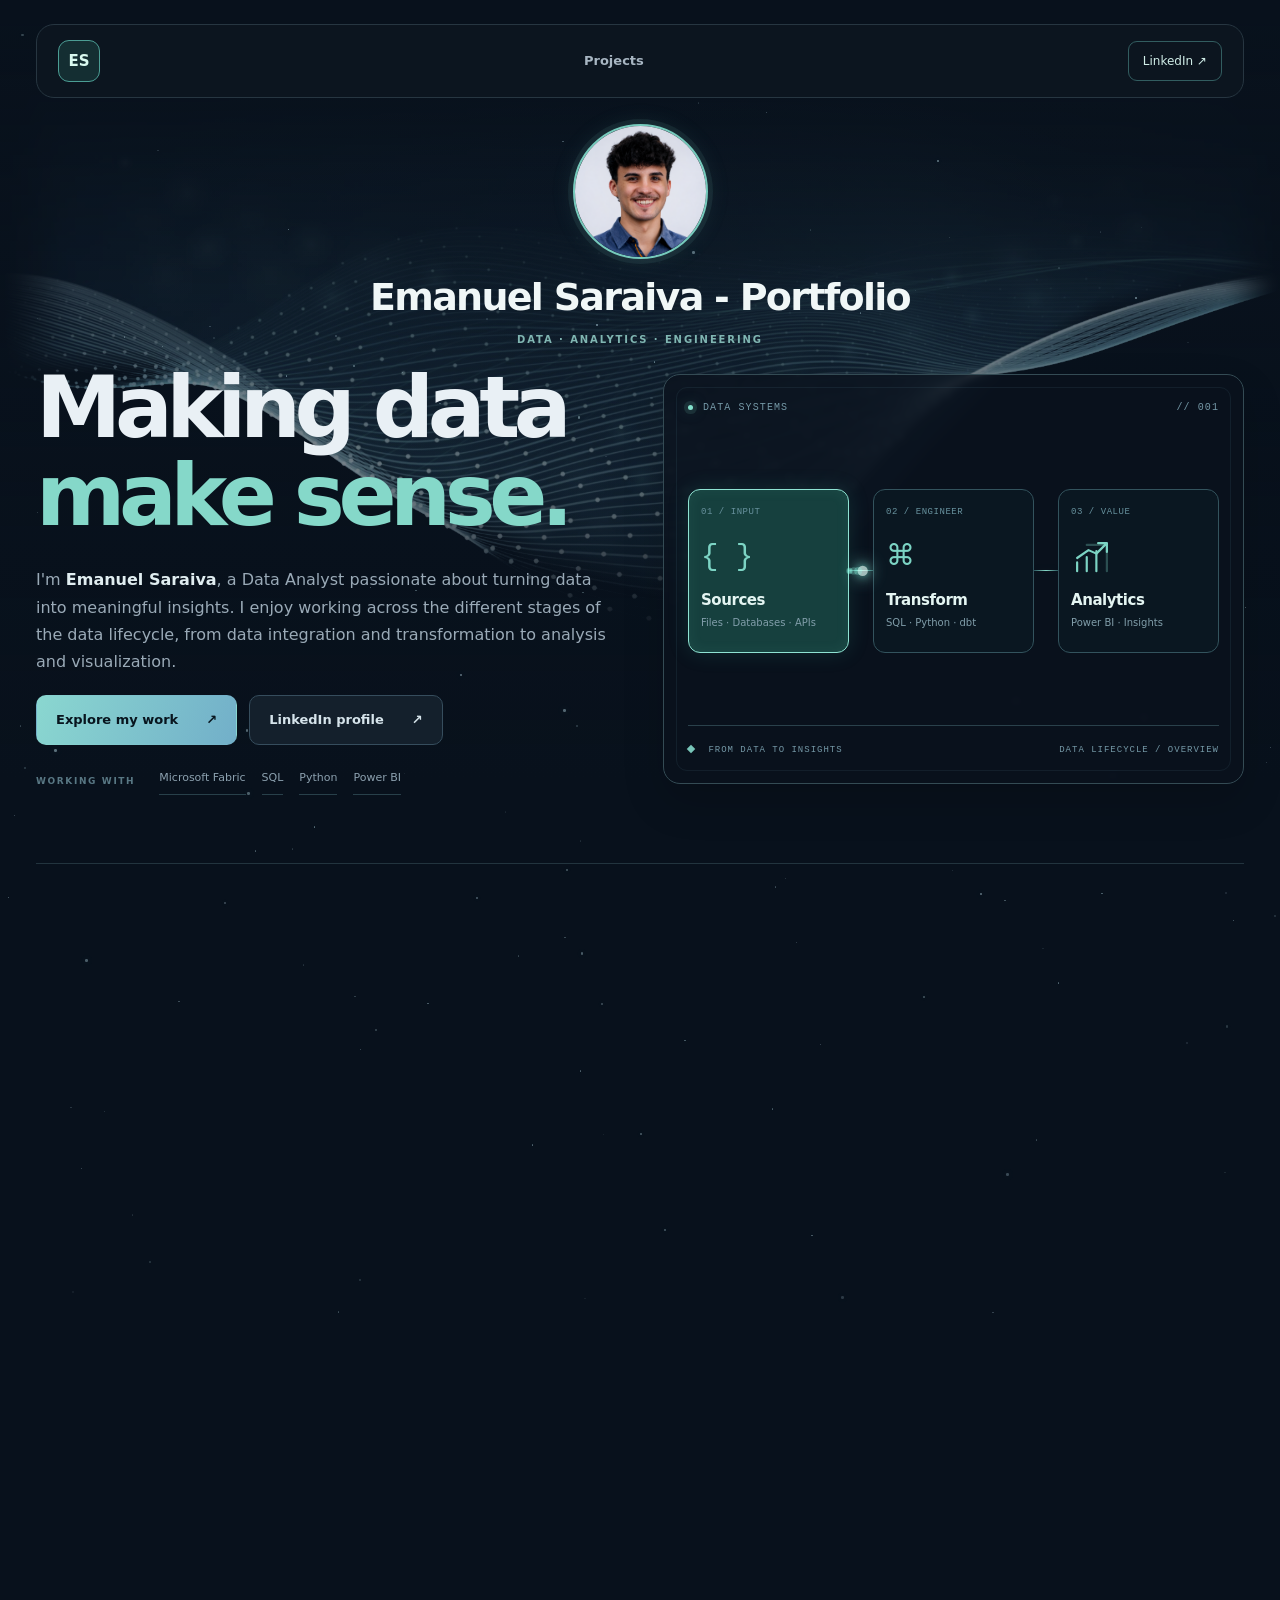
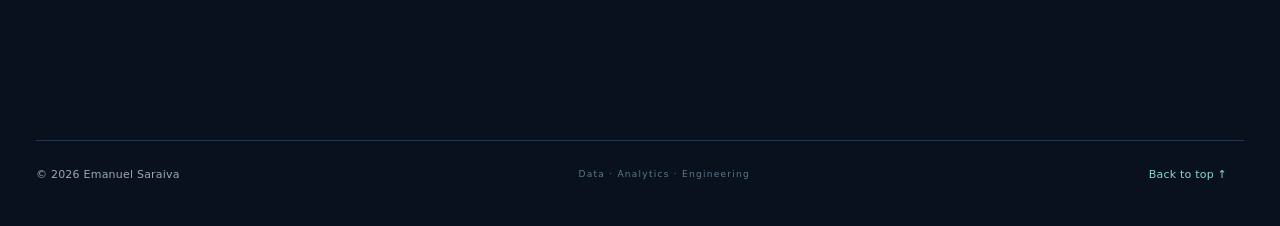
<file: index.html>
<!doctype html>
<html lang="en">
<head>
  <meta charset="utf-8">
  <meta name="viewport" content="width=device-width, initial-scale=1">
  <meta name="description" content="Emanuel Saraiva — portfolio spanning data engineering, analytics engineering and business intelligence. Explore technical case studies in Microsoft Fabric, dbt, Snowflake and Power BI.">
  <meta name="theme-color" content="#080e16">
  <title>Emanuel Saraiva | Portfolio</title>
  <link rel="icon" type="image/svg+xml" href="assets/img/favicon.svg">
  <link rel="stylesheet" href="assets/css/style.css">
</head>
<body class="premium-home id="top">
  <div class="starfield" id="starfield" aria-hidden="true"></div>
  <div class="page-wave" aria-hidden="true"></div>
  <div class="ambient ambient-one" aria-hidden="true"></div><div class="ambient ambient-two" aria-hidden="true"></div>
  <div class="container home-container">
    <header class="nav premium-nav">
      <a class="brand premium-brand" href="index.html" aria-label="Emanuel Saraiva home"><span class="brand-mark" aria-hidden="true">ES</span></a>
      <nav aria-label="Main navigation" class="navlinks"><a href="#projects">Projects</a><!--<a href="#about">About</a><a href="#skills">Expertise</a><a href="#contact">Contact</a>--></nav>
      <a class="nav-cta" href="https://www.linkedin.com/in/emanuelsaraiva" target="_blank" rel="noopener noreferrer">LinkedIn <span aria-hidden="true">↗</span></a>
    </header>
    <main>
      <section class="hero premium-hero" aria-labelledby="hero-title">
        <div class="hero-person"><img class="hero-portrait" src="assets/img/foto3.png" alt="Portrait placeholder — add your photograph"><div class="person-name">Emanuel Saraiva - Portfolio</div><div class="person-label">DATA · ANALYTICS · ENGINEERING</div></div>
        <div class="hero-copy">
          <h1 id="hero-title">Making data<br><em>make sense.</em></h1>
          <p class="hero-description">I'm <strong>Emanuel Saraiva</strong>, a Data Analyst passionate about turning data into meaningful insights. I enjoy working across the different stages of the data lifecycle, from data integration and transformation to analysis and visualization.</p>
          <div class="hero-actions"><a class="button primary" href="#projects">Explore my work <span aria-hidden="true">↗</span></a><a class="button ghost" href="https://www.linkedin.com/in/emanuelsaraiva" target="_blank" rel="noopener noreferrer">LinkedIn profile <span aria-hidden="true">↗</span></a></div>
          <div class="hero-tech"><span>WORKING WITH</span><span>Microsoft Fabric</span><span>SQL</span><span>Python</span><span>Power BI</span></div>
        </div>
        <div class="hero-visual" aria-label="Conceptual visualization of the data lifecycle, from diverse sources through engineering to analytics">
          <div class="visual-halo"></div>
          <div class="visual-topline"><span class="live-dot"></span> DATA SYSTEMS <span class="visual-code">// 001</span></div>
          <div class="pipeline-visual">
            <div class="pipeline-stage" id="stage-sources" style="--stage:0"><div class="stage-mini">01 / INPUT</div><div class="stage-icon">{ }</div><div class="stage-name">Sources</div><div class="stage-sub">Files · Databases · APIs</div></div>
            <div class="pipeline-wire wire-one" aria-hidden="true"><span class="packet packet-one"></span></div>
            <div class="pipeline-stage" id="stage-transform" style="--stage:1"><div class="stage-mini">02 / ENGINEER</div><div class="stage-icon">⌘</div><div class="stage-name">Transform</div><div class="stage-sub">SQL · Python · dbt</div></div>
            <div class="pipeline-wire wire-two" aria-hidden="true"><span class="packet packet-two"></span></div>
            <div class="pipeline-stage" id="stage-analytics" style="--stage:2"><div class="stage-mini">03 / VALUE</div><div class="stage-icon icon-analytics"><svg viewBox="0 0 48 48" width="42" height="42" fill="none" stroke="currentColor" stroke-width="2.5" stroke-linecap="round" stroke-linejoin="round" aria-hidden="true"><path d="M7 39V29M18 39V23M29 39V16"/><path d="M7 24 20 15 29 19 41 7M31 7h10v10"/><path d="M18 9h23v30" opacity=".30"/></svg></div><div class="stage-name">Analytics</div><div class="stage-sub">Power BI · Insights</div></div>
          </div>
          <div class="visual-bottomline"><span><span class="tiny-square"></span> FROM DATA TO INSIGHTS</span><span>DATA LIFECYCLE / OVERVIEW</span></div>
        </div>
      </section>
      <section class="section premium-section" id="projects">
        <div class="section-header"><div><div class="eyebrow">Projects</div><h2>Built with purpose<span class="accent-period">.</span></h2></div><p>Real problems, considered engineering decisions, and the tools behind them.</p></div>
        <div class="project-layout">
          <a class="card showcase-card primary-project" href="projects/enterprise-data-lake.html" aria-label="Read the Enterprise Data Lake technical case study"><div class="project-top"><span class="project-index">01 — PROFESSIONAL PROJECT</span><span class="project-arrow" aria-hidden="true">↗</span></div><div class="project-glyph" aria-hidden="true"><span></span><span></span><span></span><span></span></div><div class="project-content"><div class="meta">Financial reporting · Anonymized</div><h3>Enterprise Data Lake<br>&amp; Analytics</h3><p>A Microsoft Fabric Lakehouse solution integrating heterogeneous sources with PySpark, dbt, Delta Tables, orchestrated pipelines and Direct Lake reporting.</p><div class="tags"><span class="tag">Microsoft Fabric</span><span class="tag">PySpark</span><span class="tag">dbt</span><span class="tag">Direct Lake</span></div><span class="project-cta">View project <span aria-hidden="true">↗</span></span></div></a>
          <!--<a class="card showcase-card secondary-project" aria-label="View the Stargazing Data Engineering project"><div class="project-top"><span class="project-index">02 — PERSONAL PROJECT</span><span class="project-arrow" aria-hidden="true">↗</span></div><div class="orbit-illustration" aria-hidden="true"><span class="orbit orbit-a"></span><span class="orbit orbit-b"></span><span class="orbit-center"></span></div><div class="project-content"><div class="meta">IN DEVELOPMENT · COMING SOON</div><h3>Stargazing<br>Data Engineering</h3><p>Exploring data-platform architecture in Snowflake, starting with database structure, role design and access permissions. Ingestion and transformations are planned next.</p><div class="tags"><span class="tag">Snowflake</span><span class="tag">SQL</span><span class="tag">RBAC</span></div><span class="project-cta">Coming soonView ongoing work <span aria-hidden="true">↗</span></span></div></a>
          <a class="card showcase-card indicator-project" aria-label="View the FCCN Indicator Completeness Dashboard project">
            <div class="project-top"><span class="project-index">03 — PROFESSIONAL PROJECT</span><span class="project-arrow" aria-hidden="true">↗</span></div>
            <div class="project-visual indicator-visual" aria-hidden="true"><span class="indicator-bar"></span><span class="indicator-bar"></span><span class="indicator-bar"></span><span class="indicator-bar"></span><span class="indicator-dot"></span></div>
            <div class="project-content"><div class="meta">PROFESSIONAL PROJECT · COMING SOON</div><h3>Indicator Completeness<br>Dashboard</h3><p>A dashboard showing the percentage of indicators still to be filled in by each department, making reporting gaps easier to identify.</p><div class="tags"><span class="tag">Data Analytics</span><span class="tag">KPI Tracking</span><span class="tag">Dashboard</span></div><span class="project-cta">Coming soon View project <span aria-hidden="true">↗</span></span></div>
          </a>
          <a class="card showcase-card scraping-project" aria-label="View the Python Web Scraping project">
            <div class="project-top"><span class="project-index">04 — PROFESSIONAL PROJECT</span><span class="project-arrow" aria-hidden="true">↗</span></div>
            <div class="project-visual scraping-visual" aria-hidden="true"><span class="scraping-window"><span></span><span></span><span></span><i>&lt;/&gt;</i></span><span class="scraping-stream">············</span></div>
            <div class="project-content"><div class="meta">PROFESSIONAL PROJECT · COMING SOON</div><h3>Python<br>Web Scraping</h3><p>A Python project exploring the extraction of static and dynamically loaded information from websites.</p><div class="tags"><span class="tag">Python</span><span class="tag">Web Scraping</span><span class="tag">Static &amp; Dynamic Data</span></div><span class="project-cta">Coming soon View project <span aria-hidden="true">↗</span></span></div>
          </a>-->
        </div>
      </section>
		<!--
      <section class="section premium-section about-section" id="about"><div class="eyebrow">ABOUT</div><div class="split-section"><h2>Where engineering<br>meets <em>business.</em></h2><div><p>I work at the intersection of data engineering and business intelligence, translating messy inputs into structured models and reports people can use.</p><p>I care about data quality, maintainable transformations, clear architecture and choosing technologies for the problem — not just for the stack.</p></div></div></section>
      <section class="section premium-section" id="skills"><div class="eyebrow">TOOLKIT</div><div class="split-section skills-split"><h2>The tools behind<br>the work<span class="accent-period">.</span></h2><div class="skills-lines"><div><span>DATA PLATFORM</span><strong>Microsoft Fabric · OneLake · Snowflake</strong></div><div><span>TRANSFORMATION</span><strong>SQL · dbt · pandas · PySpark</strong></div><div><span>ANALYTICS</span><strong>Power BI · Direct Lake · Data Quality</strong></div><p>Project pages distinguish implemented work from planned learning.</p></div></div></section>	
	  <section class="section premium-section contact-section" id="contact"><div class="eyebrow">CONNECT</div><h2>Let's build something<br><em>meaningful.</em></h2><p>Interested in data engineering, analytics engineering or business intelligence? Explore my technical work or connect on GitHub.</p><a class="button primary" href="https://github.com/emanuel-saraiva" target="_blank" rel="noopener noreferrer">Visit GitHub <span aria-hidden="true">↗</span></a></section>
		-->
	</main>
    <footer class="footer premium-footer"><span>© 2026 Emanuel Saraiva</span><span>Data · Analytics · Engineering</span><a href="#top">Back to top ↑</a></footer>
  </div>
  <script defer src="assets/js/motion.js"></script>
  <script defer src="assets/js/stars.js"></script>
  <script defer src="assets/js/pipeline-flow.js"></script>
</body></html>
</file>
<file: assets/css/style.css>
:root{color-scheme:dark;--bg:#0b1020;--panel:#121b30;--border:#263550;--text:#edf3ff;--muted:#9aaeca;--accent:#73bbff}*{box-sizing:border-box}html{scroll-behavior:smooth}body{margin:0;background:radial-gradient(ellipse at top right,#14294a 0,transparent 45%),var(--bg);color:var(--text);font:16px/1.7 system-ui,-apple-system,Segoe UI,Arial,sans-serif}a{color:var(--accent);text-decoration:none}a:hover{text-decoration:underline}.container{max-width:1060px;margin:auto;padding:0 24px}.nav{display:flex;justify-content:space-between;align-items:center;gap:20px;padding:24px 0}.brand{color:#fff;font-weight:800;letter-spacing:-.4px}.navlinks{display:flex;gap:24px;flex-wrap:wrap}.navlinks a{color:var(--muted);font-size:.93rem}.hero{padding:80px 0 66px;max-width:810px}.eyebrow{text-transform:uppercase;font-size:.75rem;letter-spacing:.17em;color:var(--accent);font-weight:700}h1{font-size:clamp(2.5rem,6vw,4.5rem);line-height:1.12;letter-spacing:-.055em;margin:12px 0 20px}h2{font-size:clamp(1.6rem,4vw,2.2rem);letter-spacing:-.035em;line-height:1.25}h3{font-size:1.23rem;line-height:1.35}p{color:var(--muted);margin:12px 0}.lead{font-size:1.17rem;max-width:720px}.buttons{display:flex;gap:12px;flex-wrap:wrap;margin-top:28px}.button{border:1px solid var(--border);border-radius:10px;padding:11px 19px;color:#fff;font-weight:650}.button.primary{background:var(--accent);border-color:var(--accent);color:#071425}.section{padding:28px 0 58px}.section-head{margin-bottom:25px}.grid{display:grid;grid-template-columns:repeat(2,minmax(0,1fr));gap:20px}.card{display:flex;flex-direction:column;background:rgba(18,27,48,.87);border:1px solid var(--border);border-radius:16px;padding:28px}.card h3{margin:6px 0}.card .button{align-self:start;margin-top:auto}.meta{color:var(--accent);font-size:.77rem;font-weight:700;text-transform:uppercase;letter-spacing:.08em}.tags{display:flex;gap:8px;flex-wrap:wrap;margin:16px 0 24px}.tag{font-size:.78rem;color:#cbdbef;background:#1d304d;border:1px solid #2d4669;padding:5px 10px;border-radius:7px}.prose{max-width:780px}.prose h2{margin-top:43px}.prose li{color:var(--muted);margin:8px 0}.notice{border-left:3px solid var(--accent);padding:12px 19px;background:var(--panel);border-radius:0 8px 8px 0;color:var(--muted)}.back{display:inline-block;margin-top:44px}.footer{border-top:1px solid var(--border);padding:25px 0 42px;color:var(--muted);font-size:.88rem}.footer a{margin-right:17px}strong{color:var(--text)}@media(max-width:700px){.grid{grid-template-columns:1fr}.nav{align-items:start;flex-direction:column}.hero{padding:54px 0 38px}.card{padding:22px}}

/* Case study additions */
.architecture{margin:25px 0 30px;padding:24px;border:1px solid var(--border);border-radius:16px;background:rgba(18,27,48,.65)}
.arch-node{border:1px solid #345577;border-radius:10px;padding:12px 18px;text-align:center;font-weight:700;background:#172945;color:var(--text)}
.arch-node small{display:block;color:var(--muted);font-size:.78rem;font-weight:400;margin-top:3px}
.arch-arrow{text-align:center;color:var(--accent);font-size:1.35rem;line-height:1.6}
.arch-note{margin-top:16px;padding:12px 16px;color:var(--muted);font-size:.88rem;border-left:3px solid var(--accent);background:#102138;border-radius:4px}
pre{max-width:100%;overflow-x:auto;padding:18px 20px;background:#101a2c;border:1px solid var(--border);border-radius:10px;color:#d7eaff;font-size:.88rem;line-height:1.65}
code{font-family:ui-monospace,SFMono-Regular,Consolas,monospace}
p code,li code{color:#cfe6ff;background:#182a43;padding:1px 5px;border-radius:4px}

/* Architecture: compact technical system diagram */
.prose:has(.system-diagram){max-width:980px}
.system-diagram{margin:26px 0 38px;background:#0d1728;border:1px solid #304057;border-radius:12px;padding:22px 24px;color:#e5edf9;box-shadow:0 14px 35px rgba(0,0,0,.13)}
.diagram-heading{display:flex;gap:12px;justify-content:space-between;align-items:center;padding-bottom:18px;border-bottom:1px solid #263850}
.diagram-kicker,.diagram-version,.stage-index,.support-label{font-size:10px;font-weight:750;letter-spacing:.12em;color:#9daec4}
.diagram-version{letter-spacing:.02em;font-weight:500;text-align:right}
.diagram-lanes{display:grid;grid-template-columns:repeat(5,minmax(0,1fr));gap:0;padding:24px 0 22px}
.diagram-stage{min-width:0;position:relative;padding:0 13px 0 18px;border-left:1px solid #34465b}
.diagram-stage:first-child{padding-left:0;border-left:0}
.diagram-stage:not(:last-child):after{content:'→';position:absolute;right:-9px;top:49px;font-size:17px;z-index:2;color:#77acd5;background:#0d1728;line-height:1}
.stage-symbol{display:flex;align-items:center;justify-content:center;width:47px;height:36px;margin:12px 0 14px;border:1px solid #4c795d;background:#173b2e;color:#9fe2b9;border-radius:5px;font:750 11px/1 ui-monospace,SFMono-Regular,Consolas,monospace;letter-spacing:.04em}
.storage-symbol{background:#1b314d;border-color:#4e719d;color:#a9d0ff}.process-symbol{background:#332a4a;border-color:#6c5a9d;color:#d2bbff}.transform-symbol{background:#403023;border-color:#92704d;color:#f0cc9a}.serve-symbol{background:#1b3440;border-color:#3f7986;color:#9cdbdc}
.diagram-stage h3{font-size:14px;letter-spacing:-.02em;margin:0 0 5px;color:#f0f4fb}
.diagram-stage p{font-size:12px;line-height:1.45;min-height:35px;margin:0 0 12px;color:#acbdd0}
.stage-foot{display:inline-block;font-size:10px;color:#c6d7e9;border-top:1px solid #334459;padding-top:7px;line-height:1.4}
.diagram-support{border-top:1px solid #29394d;display:grid;grid-template-columns:1fr 1fr;gap:16px;padding-top:16px}
.diagram-support>div{padding:4px 12px 4px 14px;border-left:2px solid #557995}
.support-label{display:block;margin-bottom:6px}
.diagram-support strong{font-size:13px;color:#e9f1fa}.diagram-support p{font-size:12px;margin:2px 0 0;color:#a9bdd0}
.diagram-caption{border-top:1px solid #27384c;margin:18px 0 0;padding-top:13px;color:#94a9c1;font-size:11px}
@media(max-width:760px){.system-diagram{padding:17px}.diagram-lanes{grid-template-columns:1fr;gap:0;padding:14px 0}.diagram-stage,.diagram-stage:first-child{padding:12px 10px 14px 18px;border-left:1px solid #354b60;border-bottom:1px solid #26374b}.diagram-stage:last-child{border-bottom:0}.diagram-stage:not(:last-child):after{content:'↓';right:10px;top:auto;bottom:-12px;padding:0 4px}.stage-symbol{margin:8px 0}.diagram-stage p{min-height:0;margin-bottom:7px}.diagram-support{grid-template-columns:1fr}.diagram-version{max-width:160px}}

/* Motion layer: progressive enhancement, restrained and accessible */

  .motion-ready .scroll-reveal { opacity:0; transform:translateY(17px); transition:opacity 650ms cubic-bezier(.2,.7,.2,1),transform 650ms cubic-bezier(.2,.7,.2,1); transition-delay:var(--reveal-delay,0ms); }
  .motion-ready .scroll-reveal.is-visible { opacity:1; transform:translateY(0); }
  .card { transition:transform 250ms ease,border-color 250ms ease,box-shadow 250ms ease; }
  .card:hover { transform:translateY(-5px); border-color:#527ba5; box-shadow:0 18px 38px rgba(0,0,0,.19); }
  .button { transition:transform 200ms ease,background-color 200ms ease,border-color 200ms ease,box-shadow 200ms ease; }
  .button:hover { transform:translateY(-2px); border-color:#8bc8ff; box-shadow:0 5px 18px rgba(34,120,200,.13); text-decoration:none; }
  .tag { transition:border-color 200ms ease,background-color 200ms ease; }
  .tag:hover { background:#243a58; border-color:#5687b7; }
  .navlinks a { transition:color 200ms ease; }
  .navlinks a:hover { color:#f3f8ff; }
  .system-diagram { transition:border-color 300ms ease,box-shadow 300ms ease; }
  .system-diagram:hover { border-color:#45617e; box-shadow:0 20px 45px rgba(0,0,0,.2); }
  .diagram-stage .stage-symbol { transition:transform 240ms ease,border-color 240ms ease; }
  .diagram-stage:hover .stage-symbol { transform:translateY(-3px); border-color:#8ba4c5; }


:focus-visible { outline:2px solid #a4d4ff; outline-offset:4px; }

/* Entire project card is an accessible link. */
a.card { color:var(--text); text-decoration:none; cursor:pointer; }
a.card:hover, a.card:focus-visible { text-decoration:none; }
a.card .button { display:inline-flex; align-items:center; justify-content:center; }
a.card:focus-visible { outline:2px solid #a4d4ff; outline-offset:4px; border-color:#8bc8ff; }

  a.card:focus-visible { transform:translateY(-5px); border-color:#527ba5; box-shadow:0 18px 38px rgba(0,0,0,.19); }
  a.card:hover .button, a.card:focus-visible .button { border-color:#8bc8ff; background:#1e3150; }


/* Premium homepage — isolated styles preserve approved technical case-study pages. */
.premium-home{--bg:#080e16;--text:#e9f0f5;--muted:#98a9b7;--accent:#86d9cd;background:#080e16;color:var(--text);overflow-x:hidden;position:relative;font-family:Inter,ui-sans-serif,system-ui,-apple-system,BlinkMacSystemFont,"Segoe UI",sans-serif}
.premium-home::before{content:"";position:absolute;inset:0;pointer-events:none;z-index:0;background:linear-gradient(90deg,transparent 49.95%,rgba(123,166,185,.035) 50%,transparent 50.05%),linear-gradient(rgba(123,166,185,.025) 1px,transparent 1px);background-size:130px 130px;mask-image:linear-gradient(to bottom,#000,transparent 85%)}
.premium-home .home-container{max-width:1280px;position:relative;z-index:2;padding:0 36px}
.starfield{position:absolute;inset:0;z-index:0;pointer-events:none;overflow:hidden;mask-image:linear-gradient(to bottom,#000 10%,rgba(0,0,0,.75) 65%,transparent)}
.star{position:absolute;display:block;background:#b5d6e1;border-radius:50%;box-shadow:0 0 7px rgba(139,215,224,.4);opacity:var(--opacity,.4);width:var(--size,2px);height:var(--size,2px)}
.ambient{position:absolute;pointer-events:none;z-index:0;filter:blur(65px);border-radius:50%}.ambient-one{top:130px;right:5%;width:500px;height:480px;background:rgba(23,111,111,.15)}.ambient-two{top:650px;left:-220px;width:520px;height:400px;background:rgba(29,84,148,.1)}
.premium-nav{position:relative;margin:24px 0 0;padding:15px 21px;border:1px solid #273641;border-radius:18px;background:rgba(12,21,31,.86);backdrop-filter:blur(18px);gap:20px}
.premium-brand{display:flex;align-items:center;gap:12px;text-decoration:none}.brand-mark{display:grid;place-items:center;width:40px;height:40px;border:1px solid #4b9d94;background:#142e32;color:#d9f9ef;border-radius:11px;letter-spacing:-.12em;font-size:15px;font-weight:800;padding-right:3px}.brand-mark span{color:#76cabc;margin:0 2px}.brand-name{font-size:11px;font-weight:800;letter-spacing:.16em;color:#e0eaef}.premium-nav .navlinks{gap:30px}.premium-nav .navlinks a{font-size:13px;color:#a8b6c2;font-weight:600}.premium-nav .navlinks a:hover{color:#e1fff9}.nav-cta{font-size:12px;color:#d1eee8;border:1px solid #325d60;border-radius:9px;padding:9px 14px;white-space:nowrap}.nav-cta:hover{text-decoration:none;background:#1a3b3e}
.premium-hero{max-width:none;min-height:660px;display:grid;grid-template-columns:1fr 1fr;align-items:center;gap:46px;padding:86px 0 92px;position:relative}.hero-copy{position:relative;z-index:1}.availability{display:flex;align-items:center;gap:11px;color:#96c6c4;font-size:10px;font-weight:750;letter-spacing:.17em}.status-dot,.live-dot{display:inline-block;width:7px;height:7px;border-radius:50%;background:#83e1cc;box-shadow:0 0 0 4px rgba(126,211,190,.12),0 0 14px rgba(119,217,198,.5)}.availability-divider{color:#4b6671}.premium-hero h1{font-weight:760;font-size:clamp(3.4rem,6.7vw,6.5rem);line-height:1.03;letter-spacing:-.075em;margin:27px 0}.premium-hero h1 em,.split-section h2 em,.contact-section h2 em{font-style:normal;color:#85d8c9}.hero-description{font-size:16px;line-height:1.9;max-width:530px;color:#9aaab7}.hero-description strong{color:#e0edf0}.premium-home .button{display:inline-flex;align-items:center;justify-content:center;gap:28px;border-radius:10px;font-size:13px;padding:13px 19px;font-weight:700}.premium-home .button.primary{background:linear-gradient(110deg,#8ad7d0,#72afc9);color:#08151e;border-color:transparent}.premium-home .button.ghost{border-color:#364d5d;color:#d6e4eb;background:#14202c}.hero-actions{display:flex;gap:12px;flex-wrap:wrap;margin-top:30px}.hero-tech{margin-top:63px;display:flex;gap:11px 17px;align-items:center;flex-wrap:wrap;color:#8ca1af;font-size:11px}.hero-tech span:first-child{font-size:9px;letter-spacing:.18em;color:#597884;margin-right:8px;font-weight:800}.hero-tech span:not(:first-child){border-bottom:1px solid #28404a;padding-bottom:6px}
.hero-visual{position:relative;isolation:isolate;min-height:354px;border:1px solid #344b54;border-radius:17px;background:linear-gradient(150deg,rgba(16,37,45,.92),rgba(11,18,30,.92));box-shadow:0 22px 85px rgba(0,0,0,.24),0 0 85px rgba(40,145,138,.09);padding:24px;display:flex;flex-direction:column;justify-content:space-between;transform:perspective(1100px) rotateY(-5deg) rotateX(2deg)}.hero-visual::before{content:"";position:absolute;inset:12px;border:1px solid rgba(87,131,147,.13);border-radius:11px;pointer-events:none}.visual-halo{position:absolute;inset:25% 10%;background:radial-gradient(ellipse,rgba(37,160,145,.16),transparent 65%);z-index:-1}.visual-topline,.visual-bottomline{display:flex;justify-content:space-between;align-items:center;gap:10px;font-family:ui-monospace,monospace;font-size:10px;letter-spacing:.11em;color:#7599a7}.visual-topline{justify-content:flex-start}.visual-topline .live-dot{width:5px;height:5px}.visual-code{margin-left:auto}.visual-bottomline{border-top:1px solid #2a414b;padding-top:17px;font-size:9px}.tiny-square{display:inline-block;width:6px;height:6px;background:#78c6b9;transform:rotate(45deg);margin-right:8px}
.pipeline-visual{display:flex;align-items:center;justify-content:space-between;gap:0;padding:25px 0}.pipeline-stage{min-width:0;flex:1;background:rgba(13,28,36,.88);border:1px solid #33535d;border-radius:12px;min-height:164px;padding:15px 12px;box-shadow:0 0 20px rgba(0,0,0,.08)}.focus-stage{border-color:#4d9e97;background:rgba(24,66,66,.6);box-shadow:0 0 28px rgba(51,170,147,.12)}.stage-mini{color:#68929e;letter-spacing:.06em;font-size:9px;font-family:ui-monospace,monospace;white-space:nowrap}.stage-icon{margin:17px 0 13px;font-size:29px;line-height:1;color:#7cd4c4;font-family:ui-monospace,monospace}.stage-name{font-size:15px;color:#e4f5f2;font-weight:750;letter-spacing:-.03em}.stage-sub{font-size:10px;color:#819eaa;margin-top:3px;white-space:nowrap}.pipeline-wire{height:1px;flex:0 0 24px;background:linear-gradient(90deg,#397a82,#78d7bb,#397a82);position:relative;z-index:1}.pipeline-wire span{position:absolute;top:-2px;width:5px;height:5px;background:#9ff7d3;border-radius:50%;box-shadow:0 0 10px #64cbb4;animation:packet 2.4s linear infinite}.pipeline-wire:nth-of-type(4) span{animation-delay:1.2s}@keyframes packet{0%{left:0;opacity:0}15%{opacity:1}85%{opacity:1}100%{left:100%;opacity:0}}.scroll-cue{position:absolute;bottom:38px;left:0;display:flex;align-items:center;gap:12px;color:#6f929e;font-size:10px;letter-spacing:.17em;font-weight:700}.scroll-cue:hover{text-decoration:none;color:#a2ded3}.scroll-cue-line{width:29px;height:1px;background:#6aada7}
.premium-section{border-top:1px solid #22343e;padding:88px 0 100px}.premium-section .eyebrow{color:#79cabe;font-size:10px;letter-spacing:.2em}.section-header{display:flex;align-items:end;justify-content:space-between;gap:30px;margin-bottom:38px}.premium-home h2{font-weight:750;font-size:clamp(2.25rem,4vw,3.7rem);line-height:1.15;letter-spacing:-.06em;margin:15px 0 0}.accent-period{color:#88dbcc}.section-header p{max-width:340px;font-size:14px;line-height:1.8}.project-layout{display:grid;grid-template-columns:1.26fr 1fr;gap:18px}.premium-home .showcase-card{position:relative;overflow:hidden;display:flex;flex-direction:column;min-height:510px;border-radius:15px;border:1px solid #31434e;background:linear-gradient(165deg,#112c30 0%,#0d1d2a 55%,#0c1723 100%);padding:27px 30px;color:#e9f0f5}.premium-home .secondary-project{background:linear-gradient(160deg,#17283d,#101a2b 62%,#0b1622)}.project-top{display:flex;justify-content:space-between;align-items:center;position:relative;z-index:1}.project-index{font-size:10px;color:#8bb9ba;letter-spacing:.15em;font-weight:750}.project-arrow{display:grid;place-items:center;border:1px solid #47616a;width:35px;height:35px;border-radius:50%;font-size:19px;color:#d1eeea}.project-glyph{position:absolute;width:225px;height:190px;right:40px;top:58px;opacity:.42;display:grid;grid-template-columns:repeat(4,1fr);gap:12px;transform:skewY(-13deg)}.project-glyph span{border:1px solid #4a9a99;border-radius:8px;background:linear-gradient(#23646433,transparent);box-shadow:0 0 25px #50c8b41a}.project-glyph span:nth-child(2){transform:translateY(26px)}.project-glyph span:nth-child(3){transform:translateY(-10px)}.project-glyph span:nth-child(4){transform:translateY(22px)}.project-content{margin-top:auto;position:relative;z-index:1}.premium-home .showcase-card h3{font-size:clamp(1.6rem,3vw,2.45rem);line-height:1.14;letter-spacing:-.055em;margin:12px 0}.premium-home .showcase-card p{font-size:13px;line-height:1.8;color:#a5b7c3;max-width:480px}.premium-home .showcase-card .meta{font-size:10px;color:#81d4c8}.premium-home .showcase-card .tags{margin:22px 0}.premium-home .showcase-card .tag{border:1px solid #355462;background:#192e39;color:#b9dcd9;font-size:10px}.project-cta{display:inline-flex;gap:16px;border-top:1px solid #36535d;padding-top:16px;color:#a4e9d9;font-size:12px;font-weight:700}.orbit-illustration{position:absolute;right:4%;top:50px;width:230px;height:230px;opacity:.45}.orbit{position:absolute;inset:15px;border:1px solid #6689bd;border-radius:50%;transform:rotateX(66deg) rotateZ(40deg)}.orbit-b{transform:rotateY(65deg) rotateZ(-26deg);border-color:#53a3b1}.orbit-center{position:absolute;width:30px;height:30px;top:100px;left:100px;background:#67bbca;box-shadow:0 0 45px #67bbca;border-radius:50%}.split-section{display:grid;grid-template-columns:1fr 1fr;gap:90px;align-items:start}.split-section h2{margin-top:0}.split-section p{margin:0 0 22px;color:#9cadb9;font-size:16px;line-height:1.9}.skills-lines>div{display:grid;gap:7px;border-bottom:1px solid #293b46;padding:15px 0}.skills-lines>div:first-child{padding-top:0}.skills-lines span{color:#75bfb8;font-size:10px;letter-spacing:.15em;font-weight:750}.skills-lines strong{font-size:15px;font-weight:500}.skills-lines p{font-size:12px;margin-top:18px}.contact-section{text-align:center;padding:105px 0 120px;background:radial-gradient(ellipse at 50% 60%,rgba(34,109,110,.11),transparent 60%)}.contact-section h2{font-size:clamp(2.6rem,5vw,5rem);margin:16px auto 20px}.contact-section p{max-width:520px;margin:0 auto 27px}.premium-footer{display:flex;align-items:center;justify-content:space-between;gap:18px;font-size:11px;letter-spacing:.02em}.premium-footer span:nth-child(2){font-size:9px;letter-spacing:.14em;color:#5d7b88}
@media(max-width:1000px){.premium-hero{grid-template-columns:1fr;gap:45px;padding-top:80px}.hero-visual{max-width:730px;width:100%;transform:none}.premium-hero{padding-bottom:115px}.hero-tech{margin-top:40px}.project-layout{grid-template-columns:1fr 1fr}.premium-home .showcase-card{min-height:490px}.premium-nav .navlinks{gap:15px}.brand-name{display:none}}
@media(max-width:680px){.premium-home .home-container{padding:0 20px}.premium-nav{margin-top:13px;flex-direction:row;align-items:center;flex-wrap:wrap;padding:12px 14px}.premium-nav .navlinks{order:3;width:100%;justify-content:space-between;gap:8px}.premium-nav .navlinks a{font-size:11px}.nav-cta{margin-left:auto;font-size:11px}.premium-hero{padding-top:68px;min-height:auto;padding-bottom:120px}.premium-hero h1{font-size:clamp(3.2rem,13vw,5rem)}.hero-description{font-size:14px}.hero-visual{padding:16px;min-height:315px}.pipeline-stage{padding:10px 7px;min-height:148px}.pipeline-wire{flex-basis:10px}.stage-mini{font-size:7px}.stage-icon{font-size:22px}.stage-name{font-size:12px}.stage-sub{font-size:8px;white-space:normal}.visual-bottomline{font-size:8px}.scroll-cue{bottom:32px}.premium-section{padding:68px 0 76px}.section-header{display:block}.section-header p{max-width:100%}.project-layout,.split-section{grid-template-columns:1fr;gap:17px}.premium-home .showcase-card{min-height:455px}.split-section{gap:25px}.premium-footer{flex-wrap:wrap}.premium-footer span:nth-child(2){display:none}}


/* v6 — project-specific visual identity: dashboard gold / night sky blue */
.premium-home .primary-project{
  border-color:#655623;
  background:radial-gradient(ellipse at 72% 14%,rgba(221,179,44,.20),transparent 52%),linear-gradient(160deg,#292714 0%,#191c22 54%,#101722 100%);
}
.premium-home .primary-project .project-index,.premium-home .primary-project .meta{color:#e2c35b}
.premium-home .primary-project .project-arrow{border-color:#76662f;color:#ffe18a}
.premium-home .primary-project .project-glyph span{border-color:#cfad39;background:linear-gradient(rgba(207,173,57,.14),transparent);box-shadow:0 0 25px rgba(231,179,36,.1)}
.premium-home .primary-project .tag{border-color:#61552c;background:rgba(121,96,23,.16);color:#f2df9d}
.premium-home .primary-project .project-cta{border-color:#63552c;color:#ffe18a}
.premium-home .secondary-project{
 border-color:#364d83;
 background:radial-gradient(ellipse at 74% 17%,rgba(55,105,220,.24),transparent 56%),linear-gradient(165deg,#182949,#101b35 60%,#0a1528);
}
.premium-home .secondary-project .project-index,.premium-home .secondary-project .meta{color:#a2c7ff}
.premium-home .secondary-project .project-arrow{border-color:#5276b2;color:#bdd7ff}
.premium-home .secondary-project .orbit{border-color:#83aeff}
.premium-home .secondary-project .orbit-b{border-color:#6587e8}
.premium-home .secondary-project .orbit-center{background:#86bbff;box-shadow:0 0 48px #477bdc}
.premium-home .secondary-project .tag{border-color:#3e568b;background:rgba(50,76,148,.18);color:#c0d7ff}
.premium-home .secondary-project .project-cta{border-color:#3c558a;color:#b5d5ff}
.premium-home .showcase-card:is(:hover,:focus-visible){transform:translateY(-6px);filter:brightness(1.06)}


/* Portfolio v7: balanced personal identity and accessible branding */
.premium-brand { min-width:0; flex-shrink:0; }
.brand-mark {display:flex;justify-content:center;align-items:center;flex:0 0 42px;width:42px;height:42px;padding:0;letter-spacing:0;font-size:15px;line-height:1;white-space:nowrap;}
.brand-name {white-space:nowrap;}
.hero-identity{display:flex;align-items:center;gap:14px;margin-bottom:26px;}
.hero-portrait{display:block;width:66px;height:66px;object-fit:cover;object-position:center 28%;border-radius:50%;border:2px solid #76cabc;box-shadow:0 0 0 5px rgba(118,202,188,.09),0 0 24px rgba(95,175,168,.12);background:#15232b;}
.hero-identity>div{display:flex;flex-direction:column;gap:3px;}
.identity-caption{font-size:11px;font-weight:800;letter-spacing:.16em;color:#e6f1f3;}
.identity-subtitle{font-size:10px;letter-spacing:.12em;color:#89acb6;}
@media(max-width:680px){.hero-portrait{width:56px;height:56px}.hero-identity{margin-bottom:22px}.identity-caption{font-size:10px}}


/* Portfolio v8: sequenced pipeline flow + enriched hero mesh */

.hero-visual{overflow:hidden}
.wave-mesh{position:absolute;inset:56px 22px 42px 22px;z-index:0;pointer-events:none;opacity:.9;mix-blend-mode:screen}
.wave-mesh svg{width:100%;height:100%;display:block}
.hero-visual > *:not(.wave-mesh):not(.visual-halo){position:relative;z-index:1}
.visual-halo{background:radial-gradient(ellipse at 52% 44%,rgba(65,181,168,.18),transparent 58%),radial-gradient(circle at 82% 18%,rgba(51,154,171,.14),transparent 30%)}
.pipeline-stage{position:relative;transition:border-color .35s ease, box-shadow .35s ease, transform .35s ease, background .35s ease}
.pipeline-stage::after{content:"";position:absolute;inset:-1px;border-radius:12px;pointer-events:none;box-shadow:0 0 0 0 rgba(140,240,224,0);opacity:0}
.pipeline-stage.stage-glow::after{animation:stagePulse 900ms ease-out 1}
.pipeline-stage.stage-glow{border-color:#7fd9cb;box-shadow:0 0 24px rgba(113,213,196,.14),0 0 65px rgba(79,189,165,.08)}
#stage-analytics.stage-glow{border-color:#9fe2dc}
.pipeline-wire{overflow:visible;background:linear-gradient(90deg,rgba(64,125,131,.65),rgba(141,227,208,.95),rgba(64,125,131,.65));box-shadow:0 0 10px rgba(117,213,194,.12)}
.pipeline-wire .packet{position:absolute;top:50%;left:0;width:9px;height:9px;border-radius:50%;transform:translate(-50%,-50%);opacity:0;background:#cffff4;box-shadow:0 0 18px rgba(162,255,236,.9),0 0 34px rgba(93,214,193,.4)}
.wire-one .packet.is-moving{animation:packetAdvance var(--packet-duration,1.35s) linear forwards}
.wire-two .packet.is-moving{animation:packetAdvance var(--packet-duration,1.35s) linear forwards}
@keyframes packetAdvance{0%{left:0%;opacity:0}10%{opacity:1}90%{opacity:1}100%{left:100%;opacity:.96}}
@keyframes stagePulse{0%{opacity:0;box-shadow:0 0 0 0 rgba(140,240,224,0)}25%{opacity:1;box-shadow:0 0 0 10px rgba(140,240,224,.08),0 0 30px 2px rgba(140,240,224,.18)}100%{opacity:0;box-shadow:0 0 0 28px rgba(140,240,224,0),0 0 0 0 rgba(140,240,224,0)}}
@media(max-width:680px){
  .wave-mesh{inset:52px 10px 34px 10px;opacity:.72}
  .pipeline-wire .packet{width:7px;height:7px}
}


/* v9: central personal header / continuous deterministic packet choreography */
.premium-hero{grid-template-rows:auto auto;align-content:center;padding-top:48px;row-gap:34px}
.hero-person{grid-column:1/-1;display:flex;flex-direction:column;justify-content:center;align-items:center;text-align:center;gap:5px;position:relative;z-index:2;margin-bottom:3px}
.hero-person .hero-portrait{width:135px;height:135px;margin-bottom:12px;object-fit:cover}
.person-name{font-size:clamp(24px,3vw,38px);font-weight:780;letter-spacing:-.045em;line-height:1.15;color:#f0f7f7}
.person-label{font-size:10px;letter-spacing:.19em;color:#80b6b2;font-weight:750;margin-top:6px}
.premium-hero .hero-copy{grid-column:1;grid-row:2}
.premium-hero .hero-visual{grid-column:2;grid-row:2;transform:none;min-height:410px}
/* wave fills the center of the entire visual, rather than following only pipeline cards */
.hero-visual .wave-mesh{inset:0;opacity:.6;z-index:0;mix-blend-mode:screen;transform:scale(1.12);transform-origin:center center}
.hero-visual .wave-mesh svg{width:100%;height:100%}
.hero-visual .wave-mesh::after{content:"";position:absolute;inset:0;background:linear-gradient(180deg,rgba(12,23,32,.82),transparent 34%,transparent 68%,rgba(12,23,32,.8))}
.hero-visual .pipeline-visual{z-index:2}
.hero-visual .pipeline-stage{background:rgba(12,26,36,.83);backdrop-filter:blur(5px)}
.hero-visual .focus-stage{background:rgba(22,57,57,.85)}
.icon-analytics{height:42px;display:flex;align-items:center}
/* all packets and pulses share a single 5.8s timeline: no racing timers / drift */
.pipeline-wire .packet{animation:none!important;opacity:0;will-change:left,opacity}
.wire-one .packet{animation:v9First 5.8s linear infinite!important}
.wire-two .packet{animation:v9Second 5.8s linear infinite!important}
#stage-transform::after{animation:v9Transform 5.8s ease-in-out infinite;opacity:0}
#stage-analytics::after{animation:v9Analytics 5.8s ease-in-out infinite;opacity:0}
@keyframes v9First{0%,4%{left:0;opacity:0}7%{opacity:1}28%{left:100%;opacity:1}30%,100%{left:100%;opacity:0}}
@keyframes v9Second{0%,32%{left:0;opacity:0}34%{opacity:1}56%{left:100%;opacity:1}58%,100%{left:100%;opacity:0}}
@keyframes v9Transform{0%,27%,37%,100%{opacity:0;box-shadow:none}30%,32%{opacity:1;box-shadow:0 0 0 8px rgba(135,233,217,.15),0 0 20px rgba(135,233,217,.22)}}
@keyframes v9Analytics{0%,55%,66%,100%{opacity:0;box-shadow:none}59%,61%{opacity:1;box-shadow:0 0 0 8px rgba(135,233,217,.15),0 0 20px rgba(135,233,217,.22)}}
@media(max-width:1000px){.premium-hero{grid-template-columns:1fr;row-gap:26px}.premium-hero .hero-copy,.premium-hero .hero-visual,.hero-person{grid-column:1;grid-row:auto}.premium-hero .hero-visual{min-height:340px}.hero-person{margin-bottom:10px}}
@media(max-width:680px){.hero-person .hero-portrait{width:74px;height:74px}.premium-hero .hero-visual{min-height:315px}.person-name{font-size:28px}.hero-visual .wave-mesh{opacity:.45}}



/* v10: full-page data wave + uninterrupted three-stage data cycle */
.page-wave{position:absolute;left:0;right:0;top:0;height:1700px;z-index:0;pointer-events:none;background-image:url('../img/data-wave.svg');background-position:center 5%;background-repeat:no-repeat;background-size:100% 950px;opacity:.57;filter:drop-shadow(0 0 12px rgba(83,218,211,.18));mask-image:linear-gradient(to bottom,transparent 3%,#000 18%,#000 72%,transparent 100%)}
.premium-home .home-container{z-index:2}
.premium-home .starfield{z-index:1}
.premium-home .hero-visual{background:linear-gradient(150deg,rgba(16,37,45,.75),rgba(11,18,30,.78));backdrop-filter:blur(3px)}
.premium-home .hero-visual .wave-mesh{display:none}
/* Override earlier animations: shared 4s clock, 0 idle time between packets */
.premium-home .pipeline-stage{background:rgba(12,26,36,.83);border-color:#33535d;box-shadow:none;animation:v10StageNeutral 4s linear infinite}
.premium-home #stage-sources{animation:v10Source 4s linear infinite}
.premium-home #stage-transform{animation:v10Transform 4s linear infinite}
.premium-home #stage-analytics{animation:v10Analytics 4s linear infinite}
.premium-home .pipeline-stage::after{display:none!important}
.premium-home .pipeline-wire .packet{animation-duration:4s!important;animation-timing-function:linear!important;animation-iteration-count:infinite!important}
.premium-home .wire-one .packet{animation-name:v10PacketOne!important}
.premium-home .wire-two .packet{animation-name:v10PacketTwo!important}
@keyframes v10PacketOne{0%{left:0;opacity:1}49.5%{left:100%;opacity:1}50%,100%{left:100%;opacity:0}}
@keyframes v10PacketTwo{0%,49.5%{left:0;opacity:0}50%{left:0;opacity:1}99.5%{left:100%;opacity:1}100%{left:100%;opacity:0}}
@keyframes v10Source{0%,8%{background:rgba(12,26,36,.83);border-color:#33535d;box-shadow:none}12%,47%{background:rgba(24,66,66,.78);border-color:#79d9c8;box-shadow:0 0 28px rgba(51,170,147,.18)}50%,100%{background:rgba(12,26,36,.83);border-color:#33535d;box-shadow:none}}
@keyframes v10Transform{0%,47%{background:rgba(12,26,36,.83);border-color:#33535d;box-shadow:none}50%,97%{background:rgba(24,66,66,.78);border-color:#79d9c8;box-shadow:0 0 28px rgba(51,170,147,.18)}100%{background:rgba(12,26,36,.83);border-color:#33535d;box-shadow:none}}
@keyframes v10Analytics{0%,6%{background:rgba(24,66,66,.8);border-color:#79d9c8;box-shadow:0 0 28px rgba(51,170,147,.2)}10%,96%{background:rgba(12,26,36,.83);border-color:#33535d;box-shadow:none}100%{background:rgba(24,66,66,.8);border-color:#79d9c8;box-shadow:0 0 28px rgba(51,170,147,.2)}}
@keyframes v10StageNeutral{to{opacity:1}}
@media(max-width:700px){.page-wave{height:1350px;background-size:auto 800px;background-position:center 170px;opacity:.35}}


/* v11 — softer full-page lighting and a higher, cleaner data wave */
.premium-home .ambient-one {
  top: 330px;
  right: 10%;
  width: 480px;
  height: 390px;
  background: radial-gradient(ellipse at center,
    rgba(43,126,133,.085) 0%, rgba(30,83,99,.035) 43%, transparent 73%);
  filter: blur(105px);
  opacity: .6;
}
.premium-home .ambient-two {
  opacity: .34;
  filter: blur(115px);
}
.premium-home .page-wave {
  height: 1450px;
  background-size: 100% 850px;
  background-position: center -105px;
  opacity: .53;
  filter: none;
  mask-image: linear-gradient(to bottom, transparent 0%, black 10%,
    black 64%, transparent 89%);
}
@media (max-width: 1000px) {
  .premium-home .page-wave {
    background-size: auto 760px;
    background-position: center -35px;
    opacity: .42;
  }
}
@media (max-width: 700px) {
  .premium-home .page-wave {
    background-size: auto 630px;
    background-position: center 65px;
    opacity: .29;
  }
  .premium-home .ambient-one {opacity: .3}
}

/* v12: reference-inspired luminous flowing wave; closer vertical alignment */
.premium-home .page-wave{height:1100px;background-size:100% 800px;background-position:center 0px;opacity:.7;filter:drop-shadow(0 0 13px rgba(84,190,200,.12));mask-image:linear-gradient(to bottom,transparent 0%,#000 12%,#000 73%,transparent 92%)}
.premium-hero{padding-top:26px;row-gap:15px;min-height:630px}
.premium-hero .hero-copy{align-self:center;transform:translateY(-22px)}
.premium-hero .hero-visual{align-self:center;transform:translateY(-22px)}
.premium-hero h1{margin-top:0}
@media(max-width:1000px){.premium-home .page-wave{background-size:auto 730px;background-position:center 30px}.premium-hero .hero-copy,.premium-hero .hero-visual{transform:none}.premium-hero{padding-top:30px;row-gap:25px}}
@media(max-width:680px){.premium-home .page-wave{background-size:auto 620px;background-position:center 130px;opacity:.36}}

/* v13: original user-supplied wave image, not an SVG recreation */
.premium-home .page-wave {
  top: 0; height: 1200px;
  background-image: url('../img/data-wave-reference.png');
  background-size: 100% auto;
  background-position: center 0;
  background-repeat: no-repeat;
  opacity: .72; filter: none;
  mask-image: linear-gradient(to bottom, transparent 0%, #000 9%, #000 70%, transparent 95%);
}
@media (max-width:1000px) {
  .premium-home .page-wave {background-size: auto 940px; background-position: center 5px;opacity:.55}
}
@media (max-width:680px) {
  .premium-home .page-wave {background-size: auto 660px; background-position: center 120px; opacity:.38}
}

/* v14: seamless blending of original supplied wave without rectangular edges */
.premium-home .ambient-one{display:none !important}
.premium-home .ambient-two{opacity:.2;filter:blur(115px)}
.premium-home .page-wave{background-image:url('../img/data-wave-reference.png');mix-blend-mode:screen;opacity:.81;filter:none;mask-image:none;-webkit-mask-image:none}
@media(max-width:1000px){.premium-home .page-wave{opacity:.64}}
@media(max-width:680px){.premium-home .page-wave{opacity:.48}}

/* v16: retain v14 wave unchanged; remove only independent glow layers */
.premium-home .ambient-one,
.premium-home .ambient-two,
.premium-home .visual-halo { display:none !important; }
.premium-home .hero-visual {
  box-shadow:0 18px 46px rgba(0,0,0,.18) !important;
  background:rgba(11,19,30,.78) !important;
}
.premium-home .pipeline-stage {box-shadow:none !important;}
/* No wave background-size, mask, repeat, or positioning overrides here. */


/* v17 — remove grid lines and reduce top glow/focus */
body.premium-home {
  background:#08111c !important;
}

.premium-home::before {
  display:none !important;
}

.premium-home .ambient-one,
.premium-home .ambient-two,
.premium-home .visual-halo {
  display:none !important;
}

.premium-home .page-wave {
  opacity:.66 !important;
  background-position:center 6px !important;
  filter:none !important;
  -webkit-mask-image: linear-gradient(to bottom, transparent 0%, rgba(0,0,0,.55) 12%, #000 22%, #000 72%, transparent 95%) !important;
  mask-image: linear-gradient(to bottom, transparent 0%, rgba(0,0,0,.55) 12%, #000 22%, #000 72%, transparent 95%) !important;
}

.premium-home::after {
  content:"";
  position:absolute;
  inset:0;
  pointer-events:none;
  z-index:0;
  background:
    linear-gradient(to bottom,
      rgba(8,17,28,.62) 0%,
      rgba(8,17,28,.32) 14%,
      rgba(8,17,28,.12) 28%,
      rgba(8,17,28,0) 42%),
    radial-gradient(ellipse at top center,
      rgba(8,17,28,.38) 0%,
      rgba(8,17,28,.16) 30%,
      rgba(8,17,28,0) 58%);
}

.premium-home .hero-visual {
  background:rgba(10,18,29,.80) !important;
  box-shadow:0 18px 42px rgba(0,0,0,.16) !important;
}

@media (max-width:1000px){
  .premium-home .page-wave {opacity:.55 !important; background-position:center 18px !important;}
}

@media (max-width:680px){
  .premium-home .page-wave {opacity:.42 !important; background-position:center 118px !important;}
}


/* v19: layout tightening; preserve the approved starfield, wave placement and pipeline choreography */
.premium-home .hero-copy { text-align:left; }
.premium-home .hero-description { margin-left:0; margin-right:0; }
.premium-home .hero-tech { margin-top:24px; gap:10px 16px; }
.premium-home .premium-hero {
  min-height:0;
  padding-bottom:68px;
  row-gap:12px;
}
.premium-home .scroll-cue { bottom:17px; }
.premium-home #projects { padding-top:57px; }
/* Remove the faint superimposed U-shaped lower strands without adding any new lines. */
.premium-home .page-wave { background-image:url('../img/data-wave-reference.png') !important; }
@media(max-width:1000px){
  .premium-home .premium-hero{padding-bottom:78px;}
  .premium-home .hero-tech{margin-top:23px;}
  .premium-home .scroll-cue{bottom:18px;}
}
@media(max-width:680px){
  .premium-home .premium-hero{padding-bottom:84px;}
  .premium-home .hero-tech{margin-top:19px;}
}

/* v22: continuous four-leg pipeline with sequential, persistent activation */
.premium-home .pipeline-stage,
.premium-home #stage-sources,
.premium-home #stage-transform,
.premium-home #stage-analytics {
  animation: none !important;
  transition: background-color .23s ease, border-color .23s ease, box-shadow .23s ease;
}
.premium-home .pipeline-stage.is-flow-active {
  background: rgba(25, 70, 67, .91) !important;
  border-color: #8fe3d3 !important;
  box-shadow: inset 0 0 14px rgba(113,220,197,.07),0 0 21px rgba(63,187,163,.15) !important;
}
.premium-home .wire-one .packet, .premium-home .wire-two .packet {
  display:none !important;
}
.pipeline-flow-overlay {
  position:absolute;
  inset:0;
  height:100%;
  width:100%;
  overflow:visible;
  pointer-events:none;
  z-index:5;
}
.pipeline-flow-overlay .flow-guide {
  fill:none;
  stroke:#92d9d0;
  stroke-width:1.35;
  opacity:.26;
}
.pipeline-flow-overlay .flow-trail-dot {fill:#90ffe8}
.pipeline-flow-overlay .flow-particle {
  fill:#ddfff6;
  filter:drop-shadow(0 0 5px #78fbe0) drop-shadow(0 0 9px #a2fff2);
}
.pipeline-flow-overlay .flow-port {
  fill:#a4eedc;
  filter:drop-shadow(0 0 4px #8de7d5);
  opacity:.6;
}
.pipeline-flow-overlay .flow-port.is-reached {
  opacity:1;
}

/* Keep SVG flow overlay above the stage cards without affecting layout. */
.premium-home .hero-visual > .pipeline-flow-overlay {
  position:absolute !important;
  inset:0;
  z-index:8 !important;
}

/* v22: hide route and fixed markers; preserve original comet path */
.premium-home .pipeline-flow-overlay .flow-guide {stroke:none !important;opacity:0 !important;}
.premium-home .pipeline-flow-overlay .flow-port {opacity:0 !important;}

/* alinhar os 3 cartões internamente */
.premium-home .pipeline-stage{
  display:flex;
  flex-direction:column;
  align-items:flex-start;
  justify-content:flex-start;
}

.premium-home .stage-icon{
  height:42px;
  display:flex;
  align-items:center;
  margin:17px 0 13px;
}

.premium-home .icon-analytics{
  height:42px;
  display:flex;
  align-items:center;
}

.premium-home .icon-analytics svg{
  display:block;
  width:42px;
  height:42px;
  overflow:visible;
}

.premium-home .stage-name{
  line-height:1.1;
}

.premium-home .stage-sub{
  margin-top:6px;
}

/* Navbar fixa durante o scroll */
.premium-home .premium-nav {
  position: sticky !important;
  top: 15px;
  z-index: 1000 !important;
  background: rgba(12, 21, 31, 0.88);
  backdrop-filter: blur(18px);
  -webkit-backdrop-filter: blur(18px);
}

/* ES sem sublinhado e sem movimento */
.premium-home .premium-brand,
.premium-home .premium-brand:hover {
  text-decoration: none !important;
}

.premium-home .premium-nav .brand-mark {
  position: relative;
  transform: none !important;
  transition: border-color .25s ease,
              background .25s ease,
              box-shadow .25s ease;
}

/* Remover qualquer sublinhado */
.premium-home .premium-nav .brand-mark::after,
.premium-home .premium-nav .premium-brand::after {
  content: none !important;
  display: none !important;
}

/* Apenas efeito luminoso */
.premium-home .premium-nav .premium-brand:hover .brand-mark {
  transform: none !important;
  border-color: #80dacb;
  background: rgba(31, 86, 80, .85);
  box-shadow:
    0 0 12px rgba(128, 218, 203, .3),
    0 0 25px rgba(72, 190, 168, .15);
}


/* Four equal-width portfolio projects on one row; no changes to the hero/navbar. */
@media (min-width: 1141px) {
  .premium-home .project-layout {
    grid-template-columns: repeat(4, minmax(0, 1fr));
    gap: 14px;
  }
}
@media (min-width: 701px) and (max-width: 1140px) {
  .premium-home .project-layout {
    grid-template-columns: repeat(2, minmax(0, 1fr));
  }
}
@media (max-width: 700px) {
  .premium-home .project-layout { grid-template-columns: minmax(0, 1fr); }
}
.premium-home .project-layout > .showcase-card {
  min-width: 0;
  min-height: 510px;
  height: 100%;
  padding: 23px 20px;
  isolation: isolate;
}
.premium-home .project-layout > .showcase-card .project-top,
.premium-home .project-layout > .showcase-card .project-content { position:relative; z-index:2; }
.premium-home .project-layout > .showcase-card h3 {
  font-size: clamp(1.28rem, 1.65vw, 1.85rem);
  overflow-wrap: break-word;
}
.premium-home .project-layout > .showcase-card p {font-size:12px;line-height:1.7;}
.premium-home .project-layout > .showcase-card .project-index {font-size:9px;}
.premium-home .project-layout > .showcase-card .tags {gap:6px;margin:16px 0;}
.premium-home .project-layout > .showcase-card .tag {font-size:9px;padding:4px 7px;}
.premium-home .project-layout > .showcase-card .project-glyph {right:0;top:75px;transform:scale(.70) skewY(-13deg);transform-origin:top right;}
.premium-home .project-layout > .showcase-card .orbit-illustration {right:-30px;transform:scale(.72);transform-origin:top right;}
/* Readable action on every clickable project card — the card itself remains the link. */
.premium-home .project-layout .project-cta {
  display:inline-flex;
  align-items:center;
  justify-content:space-between;
  gap:16px;
  min-height:39px;
  max-width:100%;
  padding:9px 12px;
  border:1px solid currentColor;
  border-radius:9px;
  background:rgba(255,255,255,.035);
  font-size:11px;
  line-height:1.3;
  transition:background .25s ease,box-shadow .25s ease,border-color .25s ease,transform .25s ease;
}
/* The detail action lights up ONLY when the pointer is directly over it. */
.premium-home .project-layout .project-cta:hover {
  transform:translateY(-4px);
  background:rgba(255,255,255,.11);
  box-shadow:0 0 16px rgba(255,255,255,.16),inset 0 0 15px rgba(255,255,255,.07);
  border-color:currentColor;
}
/* Hero and contact buttons: understated LinkedIn-navbar style, small lift, NO glow. */
.premium-home a.button {
  transition:transform .24s ease,background .24s ease,border-color .24s ease !important;
  filter:none !important;
  box-shadow:none !important;
}
.premium-home a.button:hover,
.premium-home a.button:focus-visible {
  transform:translateY(-3px) !important;
  filter:none !important;
  box-shadow:none !important;
}
/* Give all four project cards a slightly stronger lift, with no interior glow. */
.premium-home .project-layout > .showcase-card:is(:hover,:focus-visible) {
  transform:translateY(-10px);
}
.premium-home .project-layout > .showcase-card::before {
  content:none !important;
  display:none !important;
}

/* Professional KPI dashboard — muted coral red */
.premium-home .indicator-project {
  border-color:#7c464d;
  background:radial-gradient(ellipse at 75% 17%,rgba(206,89,101,.20),transparent 58%),linear-gradient(165deg,#3e202b,#241927 61%,#101722);
}
.premium-home .indicator-project .project-index,
.premium-home .indicator-project .meta {color:#f6b0ac;}
.premium-home .indicator-project .project-arrow,
.premium-home .indicator-project .tag {border-color:#8a515c;color:#f5bdc0;}
.premium-home .indicator-project .tag {background:rgba(151,69,79,.19);}
.premium-home .indicator-project .project-cta {color:#ffc1c5;}
/* Python school project — muted emerald green */
.premium-home .scraping-project {
  border-color:#356e60;
  background:radial-gradient(ellipse at 70% 15%,rgba(70,172,124,.19),transparent 60%),linear-gradient(165deg,#173c33,#142b2b 58%,#101922);
}
.premium-home .scraping-project .project-index,
.premium-home .scraping-project .meta {color:#a6ebc7;}
.premium-home .scraping-project .project-arrow,
.premium-home .scraping-project .tag {border-color:#458b74;color:#c1efd8;}
.premium-home .scraping-project .tag {background:rgba(43,120,88,.18);}
.premium-home .scraping-project .project-cta {color:#b9efcb;}
/* Small abstract project glyphs, CSS-only, no external assets. */
.premium-home .project-visual {position:absolute;top:90px;right:15px;z-index:1;opacity:.47;pointer-events:none;}
.premium-home .indicator-visual {display:flex;align-items:flex-end;gap:8px;height:94px;}
.premium-home .indicator-bar {display:block;width:16px;border:1px solid #e99da4;border-radius:4px 4px 0 0;background:linear-gradient(rgba(245,142,148,.48),rgba(255,135,145,.04));}
.premium-home .indicator-bar:nth-child(1){height:31px}.premium-home .indicator-bar:nth-child(2){height:57px}
.premium-home .indicator-bar:nth-child(3){height:43px}.premium-home .indicator-bar:nth-child(4){height:82px}
.premium-home .indicator-dot {position:absolute;right:-3px;top:4px;width:10px;height:10px;border-radius:50%;background:#ffc0c3;box-shadow:0 0 15px #ff9ba3;}
.premium-home .scraping-window {position:relative;display:block;width:120px;height:85px;border:1px solid #8bdeb0;background:rgba(21,77,55,.5);border-radius:9px;box-shadow:0 0 30px rgba(72,182,117,.12);}
.premium-home .scraping-window>span {position:absolute;top:9px;left:10px;width:5px;height:5px;border-radius:50%;background:#8de9b1;}
.premium-home .scraping-window>span:nth-child(2){left:20px;opacity:.5}.premium-home .scraping-window>span:nth-child(3){left:30px;opacity:.3}
.premium-home .scraping-window i {position:absolute;top:28px;left:21px;font:600 27px/1 ui-monospace,monospace;color:#92e6bb;font-style:normal;}
.premium-home .scraping-stream {position:absolute;right:-8px;bottom:-20px;color:#9ce7bb;letter-spacing:4px;font-size:17px;}



/* Hover refinement: quiet color change on main CTAs, with no button glow. */
.premium-home a.button.primary:hover,
.premium-home a.button.primary:focus-visible {
  background: linear-gradient(110deg,#a5e7db,#8ac6dc) !important;
  border-color:transparent !important;
}
.premium-home a.button.ghost:hover,
.premium-home a.button.ghost:focus-visible {
  background: rgba(28,57,66,.94) !important;
  border-color:#55818a !important;
}
/* Only the internal project DETAIL CTA glows when hovered directly. */
.premium-home .project-layout .project-cta:hover {
  background:rgba(255,255,255,.11);
  box-shadow:0 0 16px rgba(255,255,255,.16),inset 0 0 15px rgba(255,255,255,.07);
}
/* Project card: extremely subtle ambient light in its own identity color. */
.premium-home .project-layout > .showcase-card {
  --card-light:rgba(255,255,255,.06);
}
.premium-home .project-layout > .primary-project {--card-light:rgba(235,189,73,.15);}
.premium-home .project-layout > .secondary-project {--card-light:rgba(105,157,255,.14);}
.premium-home .project-layout > .indicator-project {--card-light:rgba(248,119,133,.14);}
.premium-home .project-layout > .scraping-project {--card-light:rgba(92,220,159,.13);}
.premium-home .project-layout > .showcase-card::before {
  content:"" !important;
  display:block !important;
  position:absolute;
  inset:0;
  z-index:1;
  pointer-events:none;
  border-radius:inherit;
  background:radial-gradient(ellipse 82% 55% at 50% 45%,var(--card-light),transparent 76%);
  opacity:0;
  transition:opacity .35s ease;
}
.premium-home .project-layout > .showcase-card:is(:hover,:focus-visible)::before {
  opacity:1;
}



/* Outer edge glow only: project cards shine BEHIND their borders, not inside. */
.premium-home .project-layout > .showcase-card {
  --edge-glow: 175, 190, 205;
  transition: transform .3s ease, border-color .3s ease, box-shadow .35s ease, filter .3s ease;
}
.premium-home .project-layout > .primary-project   { --edge-glow: 225, 183, 70; }
.premium-home .project-layout > .secondary-project { --edge-glow: 104, 152, 239; }
.premium-home .project-layout > .indicator-project { --edge-glow: 235, 107, 120; }
.premium-home .project-layout > .scraping-project  { --edge-glow: 92, 201, 145; }

/* Disable the previous INNER spotlight completely. */
.premium-home .project-layout > .showcase-card::before,
.premium-home .project-layout > .showcase-card:is(:hover,:focus-visible)::before {
  content:none !important;
  display:none !important;
  opacity:0 !important;
}

/* Soft bloom around the outside edges on hover/focus. */
.premium-home .project-layout > .showcase-card:is(:hover,:focus-visible) {
  box-shadow:
    0 0 0 1px rgba(var(--edge-glow), .38),
    0 0 16px rgba(var(--edge-glow), .23),
    0 0 36px rgba(var(--edge-glow), .14),
    0 18px 34px rgba(0,0,0,.20) !important;
}

/* -----------------------------------------------------------
   PROJECT ARTWORK — shared vertical center and glow position.
   Keep the existing four card layouts and outside hover glow.
   ----------------------------------------------------------- */
.premium-home .project-layout > .showcase-card {
  --art-center-y: 130px;
  /* Respond to the actual card width, not the monitor resolution. */
  container-type: inline-size;
}

/* Artwork is aligned by its CENTER, not by the top of its box. */
.premium-home .project-layout > .showcase-card .project-glyph {
  left: 50% !important;
  right: auto !important;
  top: var(--art-center-y) !important;
  width: 205px;
  height: 165px;
  transform: translate(-50%, -50%) scale(.60) skewY(-13deg) !important;
  transform-origin: center center !important;
  background: radial-gradient(ellipse at center, rgba(225,183,70,.11), transparent 70%);
  filter: drop-shadow(0 0 16px rgba(225,183,70,.21));
}

.premium-home .project-layout > .showcase-card .orbit-illustration {
  left: 50% !important;
  right: auto !important;
  top: var(--art-center-y) !important;
  transform: translate(-50%, -50%) scale(.70) !important;
  transform-origin: center center !important;
  background: radial-gradient(ellipse at center, rgba(104,152,239,.12), transparent 68%);
  filter: drop-shadow(0 0 17px rgba(104,152,239,.20));
}

.premium-home .project-layout > .indicator-project .project-visual {
  left: 50% !important;
  right: auto !important;
  top: var(--art-center-y) !important;
  transform: translate(-50%, -50%) scale(1.40) !important;
  transform-origin: center center !important;
  background: radial-gradient(ellipse at center, rgba(235,107,120,.13), transparent 72%);
  filter: drop-shadow(0 0 16px rgba(235,107,120,.24));
}

.premium-home .project-layout > .scraping-project .project-visual {
  left: 50% !important;
  right: auto !important;
  top: var(--art-center-y) !important;
  transform: translate(-50%, -50%) scale(.98) !important;
  transform-origin: center center !important;
  background: radial-gradient(ellipse at center, rgba(92,201,145,.11), transparent 70%);
  filter: drop-shadow(0 0 15px rgba(92,201,145,.24));
}

/* No decorative sphere above the last red chart bar. */
.premium-home .indicator-project .indicator-dot {
  display: none !important;
}

/* -----------------------------------------------------------
   TECH STACK — synchronized, independent, color-matched shimmer.
   Each badge traverses its OWN width in exactly the same time,
   then pauses briefly before repeating, without any hover.
   ----------------------------------------------------------- */
.tags .tag {
  position: relative;
  isolation: isolate;
  overflow: hidden;
  --shimmer-rgb: 170, 188, 208;
}

/* Homepage: project-specific shimmer colors. */
.premium-home .primary-project .tags .tag  { --shimmer-rgb: 225, 183, 70; }
.premium-home .secondary-project .tags .tag { --shimmer-rgb: 104, 152, 239; }
.premium-home .indicator-project .tags .tag { --shimmer-rgb: 235, 107, 120; }
.premium-home .scraping-project .tags .tag  { --shimmer-rgb: 92, 201, 145; }

/* Individual project pages: preserve their distinct badge palettes. */
body.project-theme-gold .tags .tag {
  --shimmer-rgb: 225, 183, 70;
  color: #f2df9d;
  border-color: #61552c;
  background: rgba(121,96,23,.16);
}
body.project-theme-blue .tags .tag {
  --shimmer-rgb: 104, 152, 239;
  color: #c0d7ff;
  border-color: #3e568b;
  background: rgba(50,76,148,.18);
}
body.project-theme-red .tags .tag {
  --shimmer-rgb: 235, 107, 120;
  color: #f5bdc0;
  border-color: #8a515c;
  background: rgba(151,69,79,.19);
}
body.project-theme-green .tags .tag {
  --shimmer-rgb: 92, 201, 145;
  color: #c1efd8;
  border-color: #458b74;
  background: rgba(43,120,88,.18);
}

.tags .tag::after {
  content: "";
  position: absolute;
  inset: 0;
  z-index: 1;
  pointer-events: none;
  background: linear-gradient(
    105deg,
    transparent 0%,
    rgba(var(--shimmer-rgb), .05) 24%,
    rgba(var(--shimmer-rgb), .39) 50%,
    rgba(var(--shimmer-rgb), .05) 76%,
    transparent 100%
  );
  transform: translateX(-100%);
  animation: projectTagSweep 3.0s linear infinite;
}

/* Same 1.65s sweep for every tag, irrespective of its width.
   The remaining 1.35s is the pause before the next cycle. */
@keyframes projectTagSweep {
  0%, 5%   { transform: translateX(-100%); }
  60%, 100% { transform: translateX(100%); }
}




/* Navbar links: color changes on hover, never an underline. */
.premium-home .premium-nav .navlinks a:hover,
.premium-home .premium-nav .navlinks a:focus-visible {
  text-decoration: none !important;
}

/* =============================================================
   PROJECT CARDS — deterministic layout without subgrid.
   All cards reserve the same header and artwork zone; content
   starts at one baseline. Text wraps naturally and the CTA
   is anchored to the bottom without absolute positioning.
   ============================================================= */
.premium-home .project-layout {align-items:stretch;row-gap:18px}
.premium-home .project-layout > .showcase-card {
  display:grid;
  grid-template-columns:minmax(0,1fr);
  grid-template-rows:42px 190px minmax(0,1fr);
  align-content:stretch;
  min-height:0;
  height:100%;
  padding:23px 20px;
  --art-center-y:153px;
}
.premium-home .project-layout > .showcase-card > .project-top {
  grid-row:1;align-self:start;min-height:42px;
}
.premium-home .project-layout > .showcase-card > .project-content {
  grid-row:3;
  position:relative;
  z-index:2;
  display:grid;
  grid-template-columns:minmax(0,1fr);
  grid-template-rows:18px auto minmax(0,1fr) auto auto;
  align-content:stretch;
  margin:0;
  min-width:0;
}
.premium-home .project-layout > .showcase-card .project-content > .meta {
  grid-row:1;line-height:18px;margin:0;align-self:start;
}
.premium-home .project-layout > .showcase-card .project-content > h3 {
  grid-row:2;margin:8px 0 0;align-self:start;line-height:1.15;
  min-height:calc(2 * 1.15em);
}
.premium-home .project-layout > .showcase-card .project-content > p {
  grid-row:3;margin:10px 0 0;align-self:start;
}
.premium-home .project-layout > .showcase-card .project-content > .tags {
  grid-row:4;margin:15px 0 9px;align-self:end;
}
.premium-home .project-layout > .showcase-card .project-content > .project-cta {
  grid-row:5;margin:0;align-self:end;justify-self:start;
}
/* Three lines are reserved for narrower cards where their titles wrap.
   This prevents descriptions starting at different positions. */
@media (min-width:1141px) and (max-width:1499px) {
  .premium-home .project-layout > .showcase-card .project-content > h3 {
    min-height:calc(3 * 1.15em);
  }
}
@media (max-width:1140px) {
  .premium-home .project-layout > .showcase-card {
    grid-template-rows:42px 172px minmax(0,1fr);
    --art-center-y:143px;
  }
}
@media (max-width:700px) {
  .premium-home .project-layout > .showcase-card {
    grid-template-rows:42px 152px minmax(0,1fr);
    --art-center-y:132px;
  }
}


/* Opaque fixed navbar: same solid surface across homepage and Data Lake. */
.premium-home .premium-nav {
  background: #0c151f !important;
  backdrop-filter: none !important;
  -webkit-backdrop-filter: none !important;
}


/* Hero copy: compact spacing for the updated introduction.
   Scoped to homepage; no changes to navbar, project cards or animations. */
.premium-home .hero-description {
  line-height: 1.7;
  max-width: 575px;
}
.premium-home .hero-actions {
  margin-top: 20px;
}
@media (max-width:680px) {
  .premium-home .hero-description { line-height: 1.75; }
  .premium-home .hero-actions { margin-top: 22px; }
}
</file>
